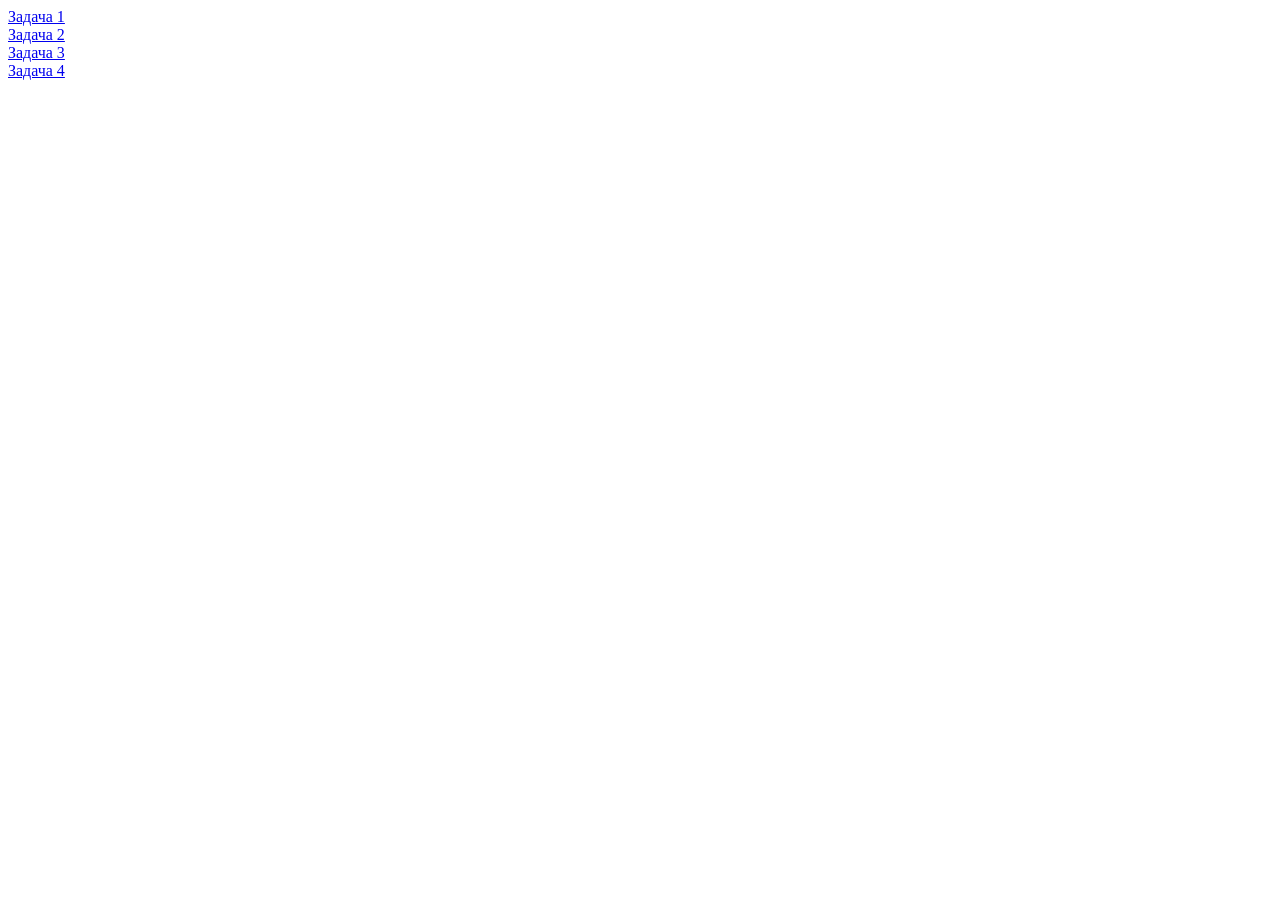
<file: index.html>
<!DOCTYPE html>
<html lang="en">
<head>
    <meta charset="UTF-8">
    <meta name="viewport" content="width=device-width, initial-scale=1.0">
    <title>Document</title>
</head>
<body>
    <div><a href="Задача 1/lb2.1.html">Задача 1</a></div>
    <div><a href="Задача 2/lb2.2.html">Задача 2</a></div>
    <div><a href="Задача 3/1.html">Задача 3</a></div>
    <div><a href="Задача 4/product.html">Задача 4</a></div>
</body>
</html>
</file>
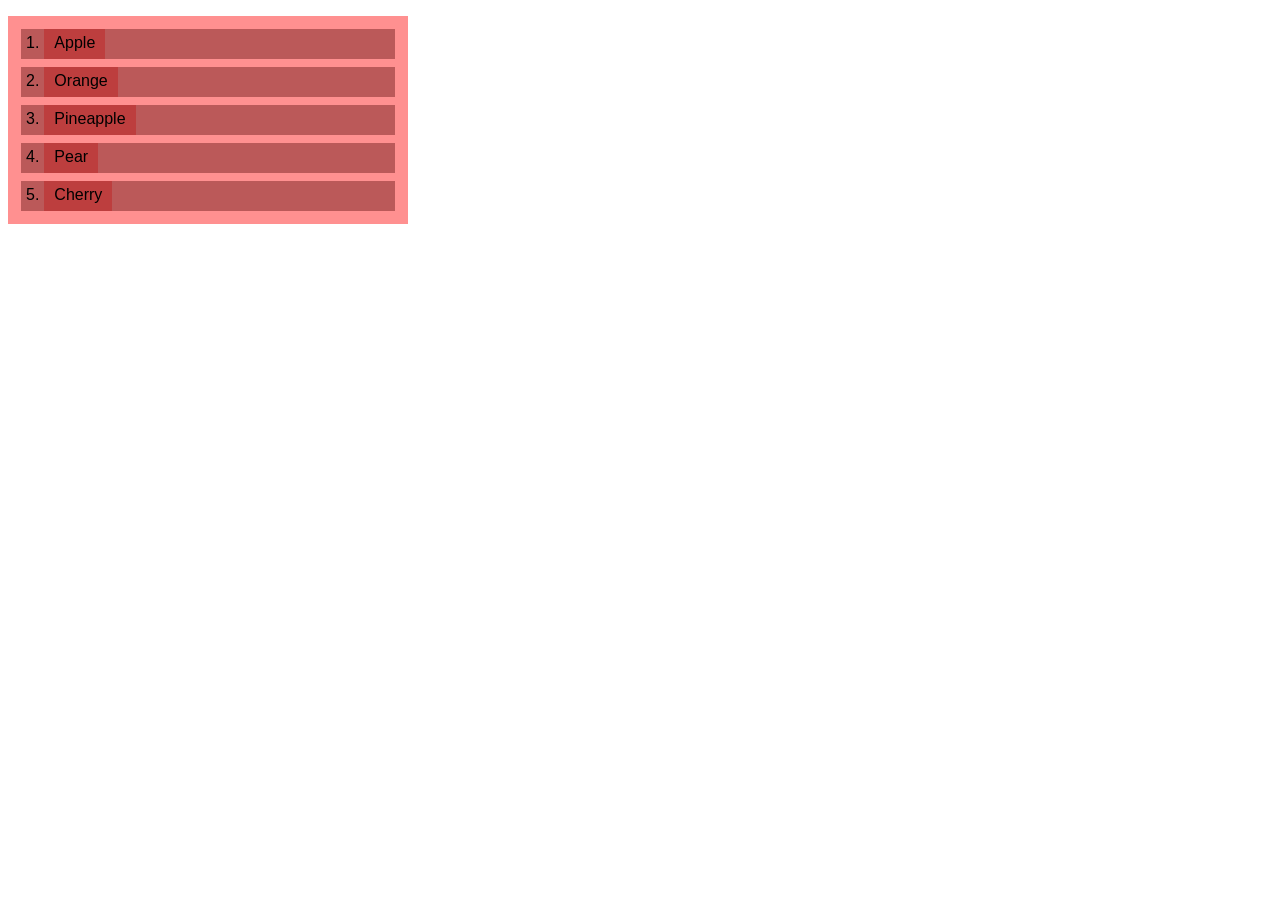
<file: Задача 1/lb2.1.html>
<!DOCTYPE html>
<html lang="ru">
<head>
    <meta charset="UTF-8">
    <meta name="viewport" content="width=device-width, initial-scale=1.0">
    <title>Список фруктов</title>
    <style>
        body {
            max-width: 400px;
            font-family: sans-serif;
        }
        ol{
            padding: 5px;
        }
        .fruit-list {
            background-color: rgb(255, 144, 144); 
            list-style-type: none;
            counter-reset: item;
        }
        .fruit-list li {
            margin: 8px;
            counter-increment: item;
        }

        .fruit-list li.highlight {
            background-color: rgb(187, 89, 89);
        }


        .fruit-list li::before {
            content: counter(item) "."; 
            background-color: rgb(187, 89, 89);
            width: 20px;
            height: 20px;
            padding: 5px;
        }

        .fruit-list li span {
            display: inline-block;
            background-color: rgb(189, 62, 62);
            height: 20px;
            padding: 5px 10px 5px 10px;
        }
    </style>
</head>
<body>
    <ol class="fruit-list">
        <li class="highlight"><span>Apple</span></li>
        <li class="highlight"><span>Orange</span></li>
        <li class="highlight"><span>Pineapple</span></li>
        <li class="highlight"><span>Pear</span></li>
        <li class="highlight"><span>Cherry</span></li>
    </ol>
</body>
</html>
</file>
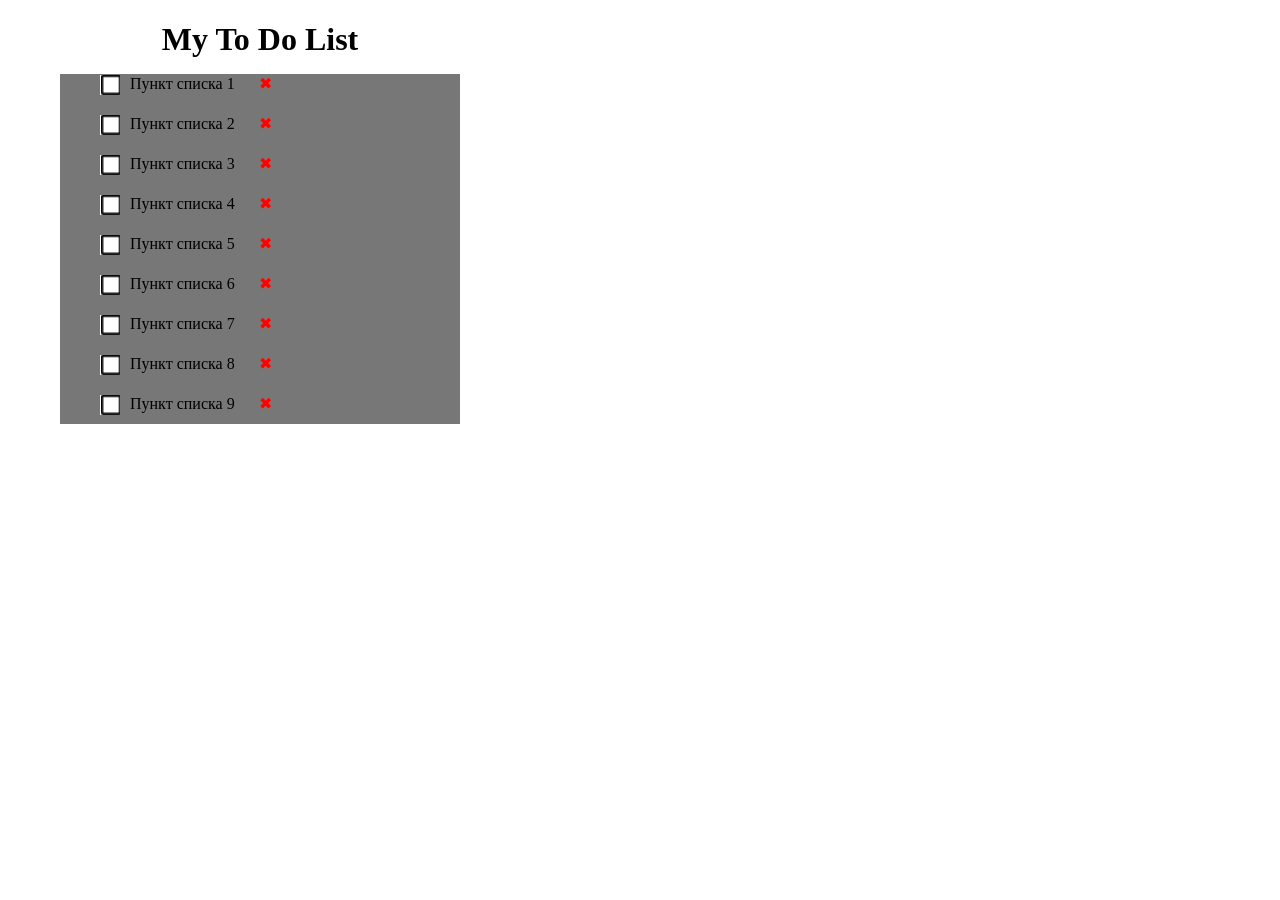
<file: Задача 2/lb2.2.html>
<!DOCTYPE html>
<html lang="en">
<head>
    <meta charset="UTF-8">
    <meta name="viewport" content="width=device-width, initial-scale=1.0">
    <title>Список</title>
    <style>
    *{
        width: 400px;
        margin-left: 20px;
    }
    span{
        color: red;
    }
    h1{
        margin-bottom: 10px;
        text-align: center;
    }
    .list {
        list-style: none;
        padding: 0;
        background-color: #777;
    }
    .list li {
        margin-bottom: 10px;
        height: 30px;
    }
    .list input[type="checkbox"] {
        display: none;
    }
    .list label {
        position: relative;
        padding-left: 30px;
    }
    .list label::before {
        content: "";
        position: absolute;
        left: 0;
        top: 0;
        width: 20px;
        height: 20px;
        background-image: url(img/1.png);
        background-size: cover;
    }
    .list input[type="checkbox"]:checked + label::before {
        background-image: url(img/2.png);
    }

    .list input[type="checkbox"]:checked + label {
        text-decoration: line-through;
        color: #777;
        background-color: aqua;
    }
    </style>
</head>
<body>
    <h1>My To Do List</h1>
    <ul class="list">
        <li>
            <input type="checkbox" id="item1">
            <label for="item1">Пункт списка 1</label> <span>&#10006;</span>
        </li>
        <li>
            <input type="checkbox" id="item2">
            <label for="item2">Пункт списка 2</label> <span>&#10006;</span>
        </li>
        <li>
            <input type="checkbox" id="item3">
            <label for="item3">Пункт списка 3</label> <span>&#10006;</span>
        </li>
        <li>
            <input type="checkbox" id="item4">
            <label for="item4">Пункт списка 4</label> <span>&#10006;</span>
        </li>
        <li>
            <input type="checkbox" id="item5">
            <label for="item5">Пункт списка 5</label> <span>&#10006;</span>
        </li>
        <li>
            <input type="checkbox" id="item6">
            <label for="item6">Пункт списка 6</label> <span>&#10006;</span>
        </li>
        <li>
            <input type="checkbox" id="item7">
            <label for="item7">Пункт списка 7</label> <span>&#10006;</span>
        </li>
        <li>
            <input type="checkbox" id="item8">
            <label for="item8">Пункт списка 8</label> <span>&#10006;</span>
        </li>
        <li>
            <input type="checkbox" id="item9">
            <label for="item9">Пункт списка 9</label> <span>&#10006;</span>
        </li>
    </ul>
</body>
</html>
</file>
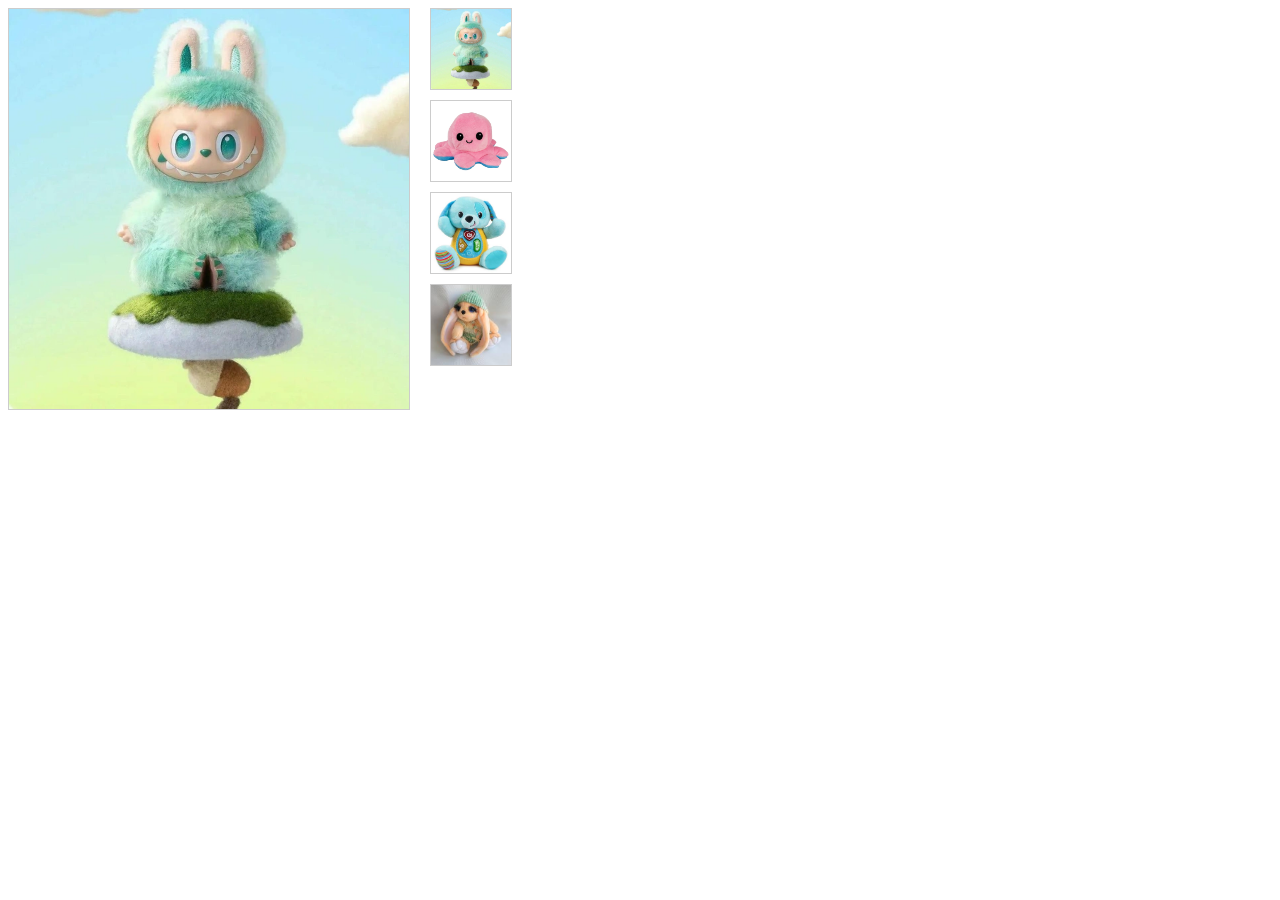
<file: Задача 3/1.html>
<!DOCTYPE html>
<html lang="ru">
<head>
    <meta charset="UTF-8">
    <meta name="viewport" content="width=device-width, initial-scale=1.0">
    <title>Галерея — 1</title>
    <link rel="stylesheet" href="style.css">
</head>
<body>
    <div class="gallery">
        <div class="main-image">
            <img src="img/1.webp" alt="Основное изображение">
        </div>
        <div class="thumbnail-list">
            <a href="1.html"><img src="img/1.webp" alt=""></a>
            <a href="2.html"><img src="img/2.jpg" alt=""></a>
            <a href="3.html"><img src="img/3.jpg" alt=""></a>
            <a href="4.html"><img src="img/4.jpg" alt=""></a>
        </div>
    </div>
</body>
</html>
</file>
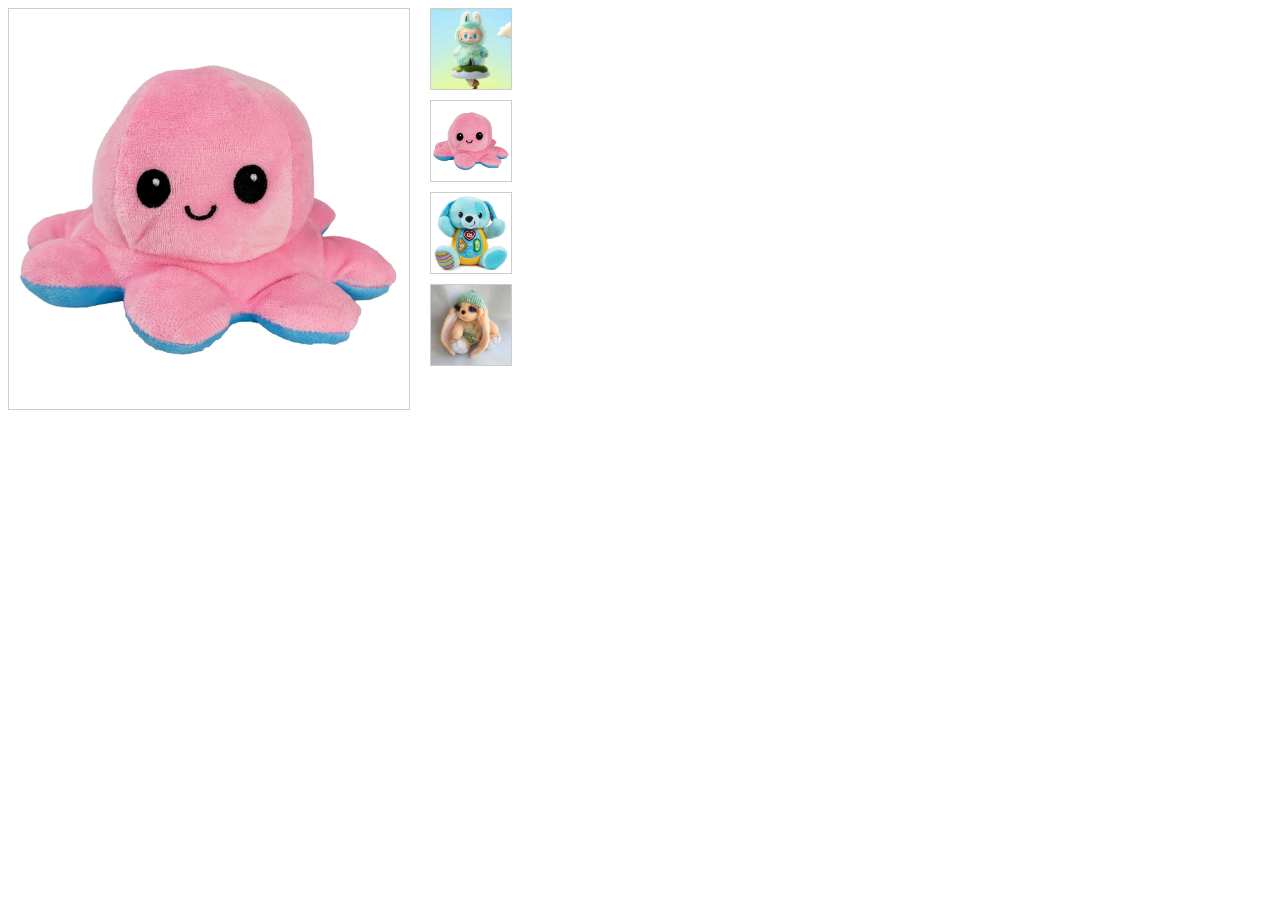
<file: Задача 3/2.html>
<!DOCTYPE html>
<html lang="ru">
<head>
    <meta charset="UTF-8">
    <meta name="viewport" content="width=device-width, initial-scale=1.0">
    <title>Галерея — 2</title>
    <link rel="stylesheet" href="style.css">
</head>
<body>
    <div class="gallery">
        <div class="main-image">
            <img src="img/2.jpg" alt="Основное изображение">
        </div>
        <div class="thumbnail-list">
            <a href="1.html"><img src="img/1.webp" alt=""></a>
            <a href="2.html"><img src="img/2.jpg" alt=""></a>
            <a href="3.html"><img src="img/3.jpg" alt=""></a>
            <a href="4.html"><img src="img/4.jpg" alt=""></a>
        </div>
    </div>
</body>
</html>
</file>
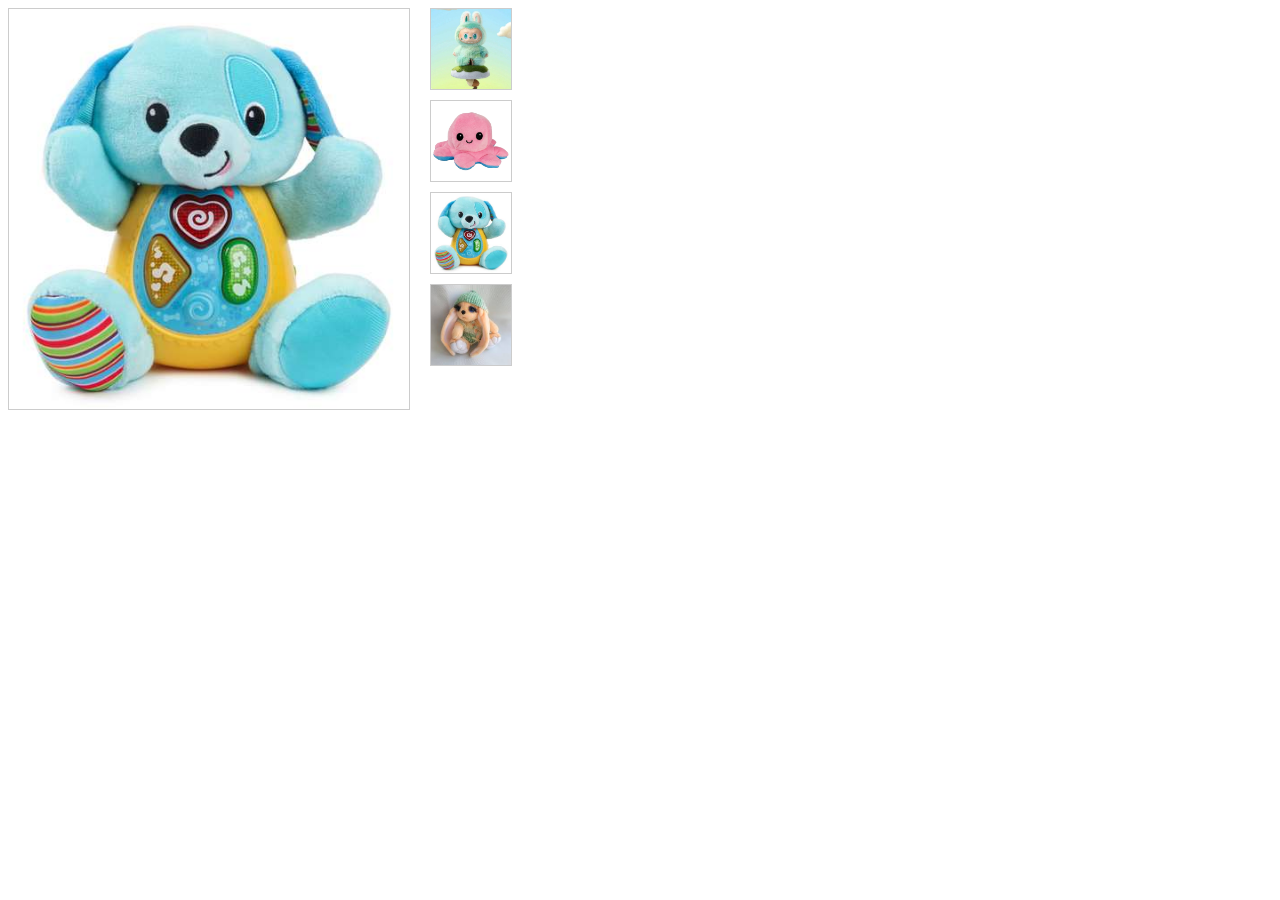
<file: Задача 3/3.html>
<!DOCTYPE html>
<html lang="ru">
<head>
    <meta charset="UTF-8">
    <meta name="viewport" content="width=device-width, initial-scale=1.0">
    <title>Галерея — 3</title>
    <link rel="stylesheet" href="style.css">
</head>
<body>
    <div class="gallery">
        <div class="main-image">
            <img src="img/3.jpg" alt="Основное изображение">
        </div>
        <div class="thumbnail-list">
            <a href="1.html"><img src="img/1.webp" alt=""></a>
            <a href="2.html"><img src="img/2.jpg" alt=""></a>
            <a href="3.html"><img src="img/3.jpg" alt=""></a>
            <a href="4.html"><img src="img/4.jpg" alt=""></a>
        </div>
    </div>
</body>
</html>
</file>
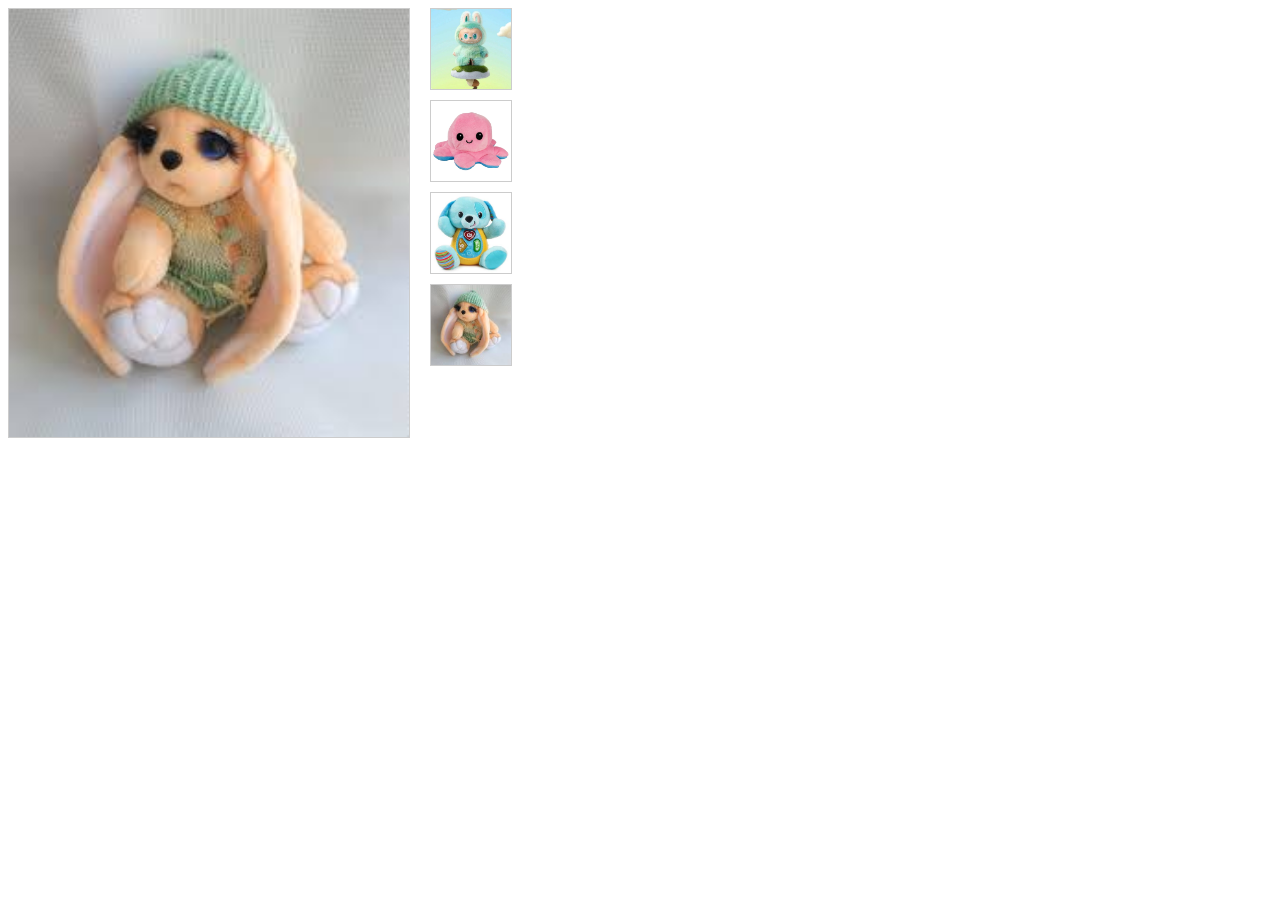
<file: Задача 3/4.html>
<!DOCTYPE html>
<html lang="ru">
<head>
    <meta charset="UTF-8">
    <meta name="viewport" content="width=device-width, initial-scale=1.0">
    <title>Галерея — 4</title>
    <link rel="stylesheet" href="style.css">
</head>
<body>
    <div class="gallery">
        <div class="main-image">
            <img src="img/4.jpg" alt="Основное изображение">
        </div>
        <div class="thumbnail-list">
            <a href="1.html"><img src="img/1.webp" alt=""></a>
            <a href="2.html"><img src="img/2.jpg" alt=""></a>
            <a href="3.html"><img src="img/3.jpg" alt=""></a>
            <a href="4.html"><img src="img/4.jpg" alt=""></a>
        </div>
    </div>
</body>
</html>
</file>
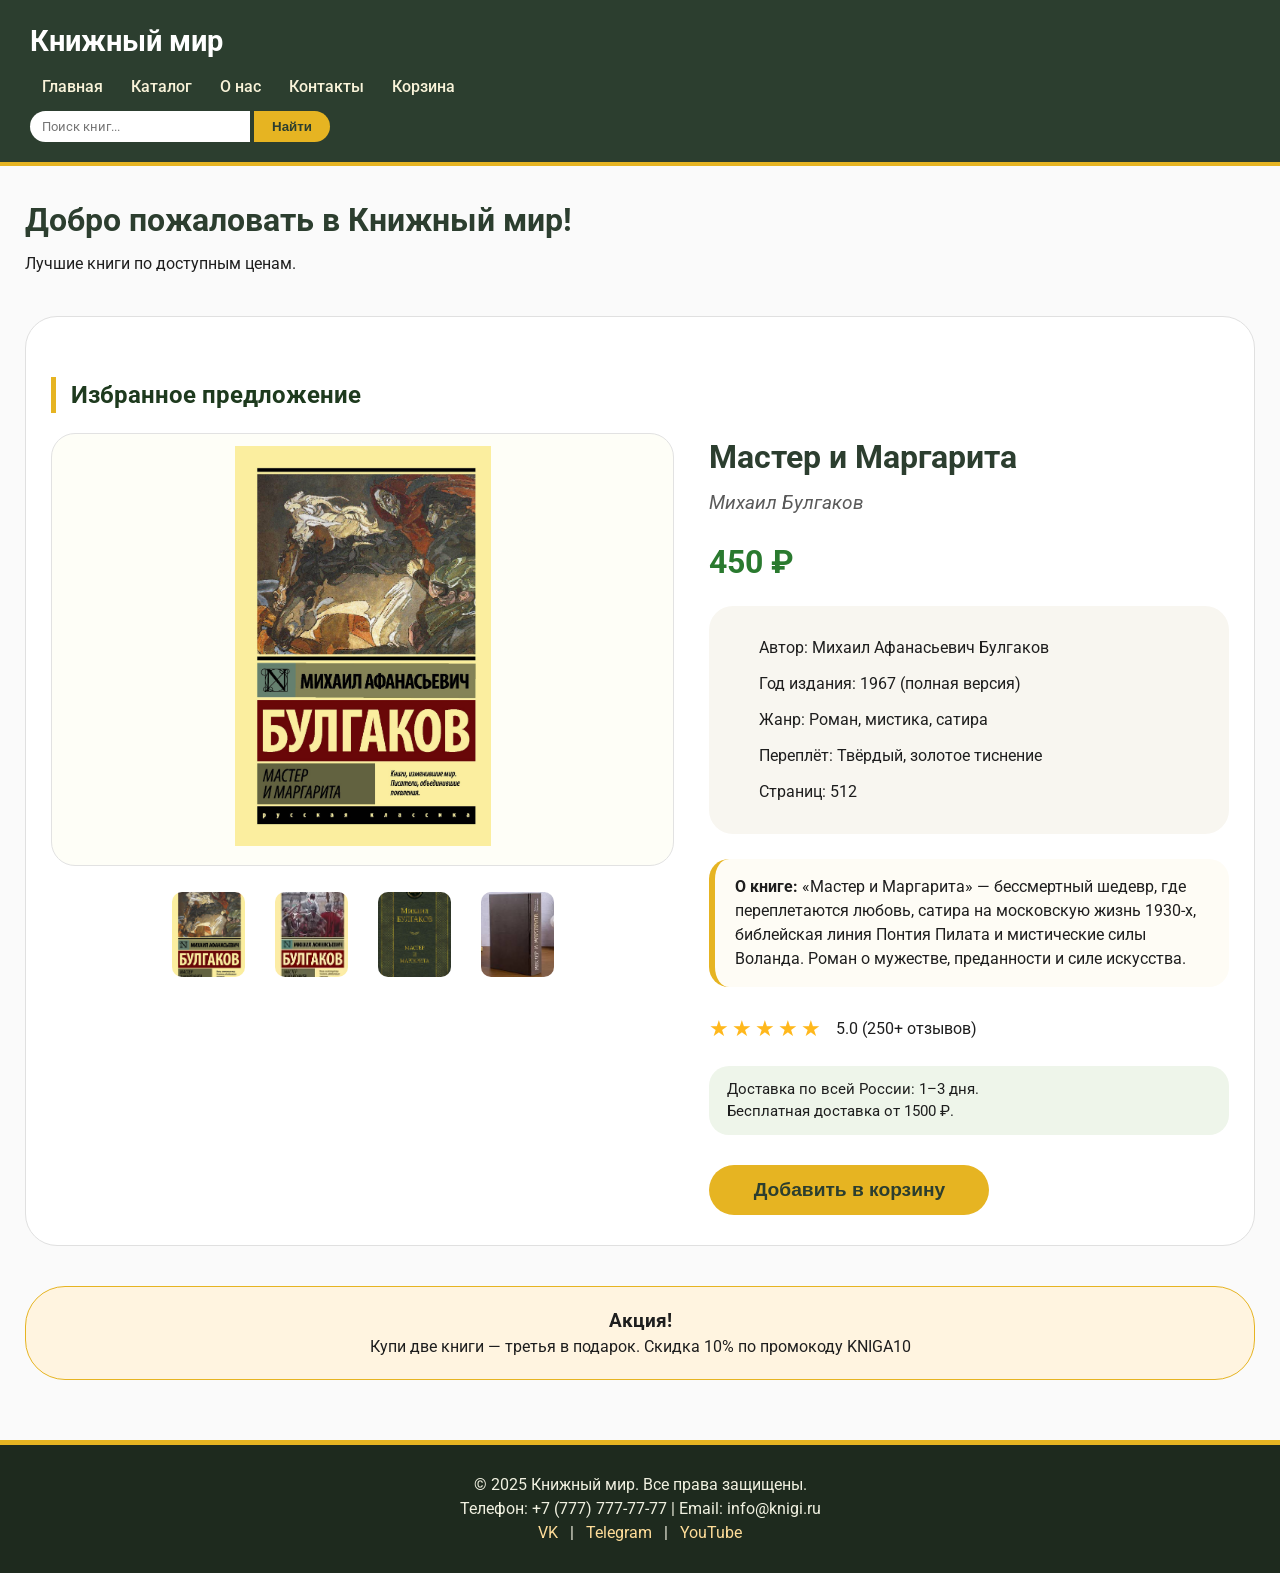
<file: Задача 4/product.html>
<!DOCTYPE html>
<html lang="ru">
<head>
    <meta charset="UTF-8">
    <meta name="viewport" content="width=device-width, initial-scale=1.0">
    <title>Книжный мир — Мастер и Маргарита</title>
    <link href="https://fonts.googleapis.com/css2?family=Roboto:wght@400;500;700&display=swap" rel="stylesheet">
    <link rel="stylesheet" href="style.css">
</head>
<body>
    <header>
        <div class="logo"> Книжный мир</div>
        <nav>
            <a href="product.html">Главная</a>
            <a href="product.html">Каталог</a>
            <a href="product.html">О нас</a>
            <a href="product.html">Контакты</a>
            <a href="product.html">Корзина</a>
        </nav>
        <div class="search-form">
            <form action="#">
                <input type="text" placeholder="Поиск книг...">
                <button type="submit">Найти</button>
            </form>
        </div>
    </header>

    <main>
        <h1>Добро пожаловать в Книжный мир!</h1>
        <p>Лучшие книги по доступным ценам.</p>

        <section class="product-detail-section">
            <h2> Избранное предложение</h2>
            <div class="detail-container">
                <div class="gallery-box">
                    <div class="main-image">
                        <img src="img/1.jpg" alt="Мастер и Маргарита">
                    </div>
                    <div class="thumbnails">
                        <a href="product.html" class="thumb-item">
                            <img src="img/1.jpg" alt="">
                        </a>
                        <a href="product2.html" class="thumb-item">
                            <img src="img/2.webp" alt="">
                        </a>
                        <a href="product3.html" class="thumb-item">
                            <img src="img/3.jpg" alt="">
                        </a>
                        <a href="product4.html" class="thumb-item">
                            <img src="img/4.jpg" alt="">
                        </a>
                    </div>
                </div>
                <div class="product-info">
                    <div class="product-title">Мастер и Маргарита</div>
                    <div class="author">Михаил Булгаков</div>
                    <div class="price-large">450 ₽</div>
                    <ul class="char-list">
                        <li>Автор: Михаил Афанасьевич Булгаков</li>
                        <li>Год издания: 1967 (полная версия)</li>
                        <li>Жанр: Роман, мистика, сатира</li>
                        <li>Переплёт: Твёрдый, золотое тиснение</li>
                        <li>Страниц: 512</li>
                    </ul>
                    <div class="description">
                        <strong> О книге:</strong> «Мастер и Маргарита» — бессмертный шедевр, где переплетаются любовь, сатира на московскую жизнь 1930-х, библейская линия Понтия Пилата и мистические силы Воланда. Роман о мужестве, преданности и силе искусства.
                    </div>
                    <div class="rating">
                        <span class="stars">★★★★★</span>
                        <span>5.0 (250+ отзывов)</span>
                    </div>
                    <div class="delivery-info">
                        Доставка по всей России: 1–3 дня.<br>
                        Бесплатная доставка от 1500 ₽.
                    </div>
                    <button class="add-to-cart-btn"> Добавить в корзину</button>
                </div>
            </div>
        </section>

        <section class="promo">
            <h3>Акция!</h3>
            <p>Купи две книги — третья в подарок. Скидка 10% по промокоду KNIGA10</p>
        </section>
    </main>

    <footer>
        <p>© 2025 Книжный мир. Все права защищены.</p>
        <p>Телефон: +7 (777) 777-77-77 | Email: info@knigi.ru</p>
        <div class="social-links">
            <a href="#">VK</a> | <a href="#">Telegram</a> | <a href="#">YouTube</a>
        </div>
    </footer>
</body>
</html>
</file>
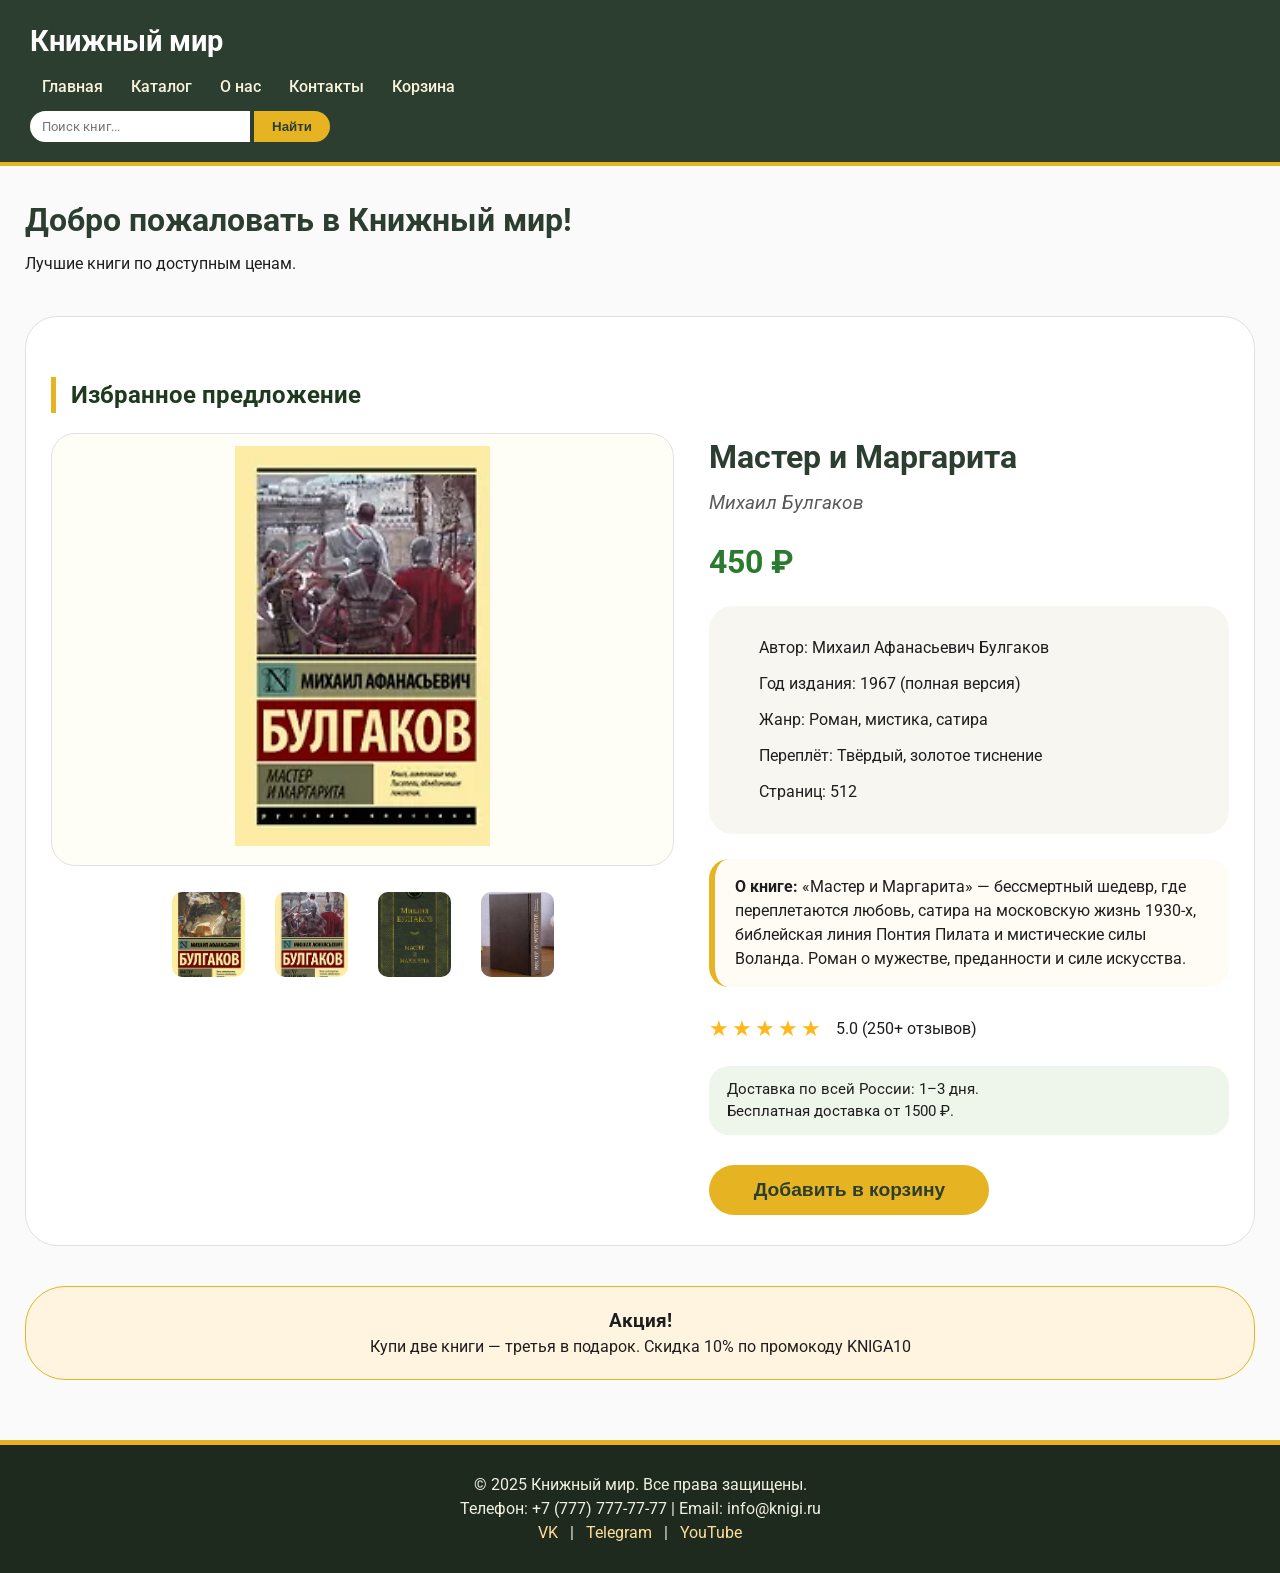
<file: Задача 4/product2.html>
<!DOCTYPE html>
<html lang="ru">
<head>
    <meta charset="UTF-8">
    <meta name="viewport" content="width=device-width, initial-scale=1.0">
    <title>Книжный мир — Мастер и Маргарита</title>
    <link href="https://fonts.googleapis.com/css2?family=Roboto:wght@400;500;700&display=swap" rel="stylesheet">
    <link rel="stylesheet" href="style.css">
</head>
<body>
    <header>
        <div class="logo"> Книжный мир</div>
        <nav>
            <a href="product.html">Главная</a>
            <a href="product.html">Каталог</a>
            <a href="product.html">О нас</a>
            <a href="product.html">Контакты</a>
            <a href="product.html">Корзина</a>
        </nav>
        <div class="search-form">
            <form action="#">
                <input type="text" placeholder="Поиск книг...">
                <button type="submit">Найти</button>
            </form>
        </div>
    </header>

    <main>
        <h1>Добро пожаловать в Книжный мир!</h1>
        <p>Лучшие книги по доступным ценам.</p>

        <section class="product-detail-section">
            <h2> Избранное предложение</h2>
            <div class="detail-container">
                <div class="gallery-box">
                    <div class="main-image">
                        <img src="img/2.webp" alt="Мастер и Маргарита">
                    </div>
                    <div class="thumbnails">
                        <a href="product.html" class="thumb-item">
                            <img src="img/1.jpg" alt="">
                        </a>
                        <a href="product2.html" class="thumb-item">
                            <img src="img/2.webp" alt="">
                        </a>
                        <a href="product3.html" class="thumb-item">
                            <img src="img/3.jpg" alt="">
                        </a>
                        <a href="product4.html" class="thumb-item">
                            <img src="img/4.jpg" alt="">
                        </a>
                    </div>
                </div>
                <div class="product-info">
                    <div class="product-title">Мастер и Маргарита</div>
                    <div class="author">Михаил Булгаков</div>
                    <div class="price-large">450 ₽</div>
                    <ul class="char-list">
                        <li>Автор: Михаил Афанасьевич Булгаков</li>
                        <li>Год издания: 1967 (полная версия)</li>
                        <li>Жанр: Роман, мистика, сатира</li>
                        <li>Переплёт: Твёрдый, золотое тиснение</li>
                        <li>Страниц: 512</li>
                    </ul>
                    <div class="description">
                        <strong> О книге:</strong> «Мастер и Маргарита» — бессмертный шедевр, где переплетаются любовь, сатира на московскую жизнь 1930-х, библейская линия Понтия Пилата и мистические силы Воланда. Роман о мужестве, преданности и силе искусства.
                    </div>
                    <div class="rating">
                        <span class="stars">★★★★★</span>
                        <span>5.0 (250+ отзывов)</span>
                    </div>
                    <div class="delivery-info">
                        Доставка по всей России: 1–3 дня.<br>
                        Бесплатная доставка от 1500 ₽.
                    </div>
                    <button class="add-to-cart-btn"> Добавить в корзину</button>
                </div>
            </div>
        </section>

        <section class="promo">
            <h3>Акция!</h3>
            <p>Купи две книги — третья в подарок. Скидка 10% по промокоду KNIGA10</p>
        </section>
    </main>

    <footer>
        <p>© 2025 Книжный мир. Все права защищены.</p>
        <p>Телефон: +7 (777) 777-77-77 | Email: info@knigi.ru</p>
        <div class="social-links">
            <a href="#">VK</a> | <a href="#">Telegram</a> | <a href="#">YouTube</a>
        </div>
    </footer>
</body>
</html>
</file>
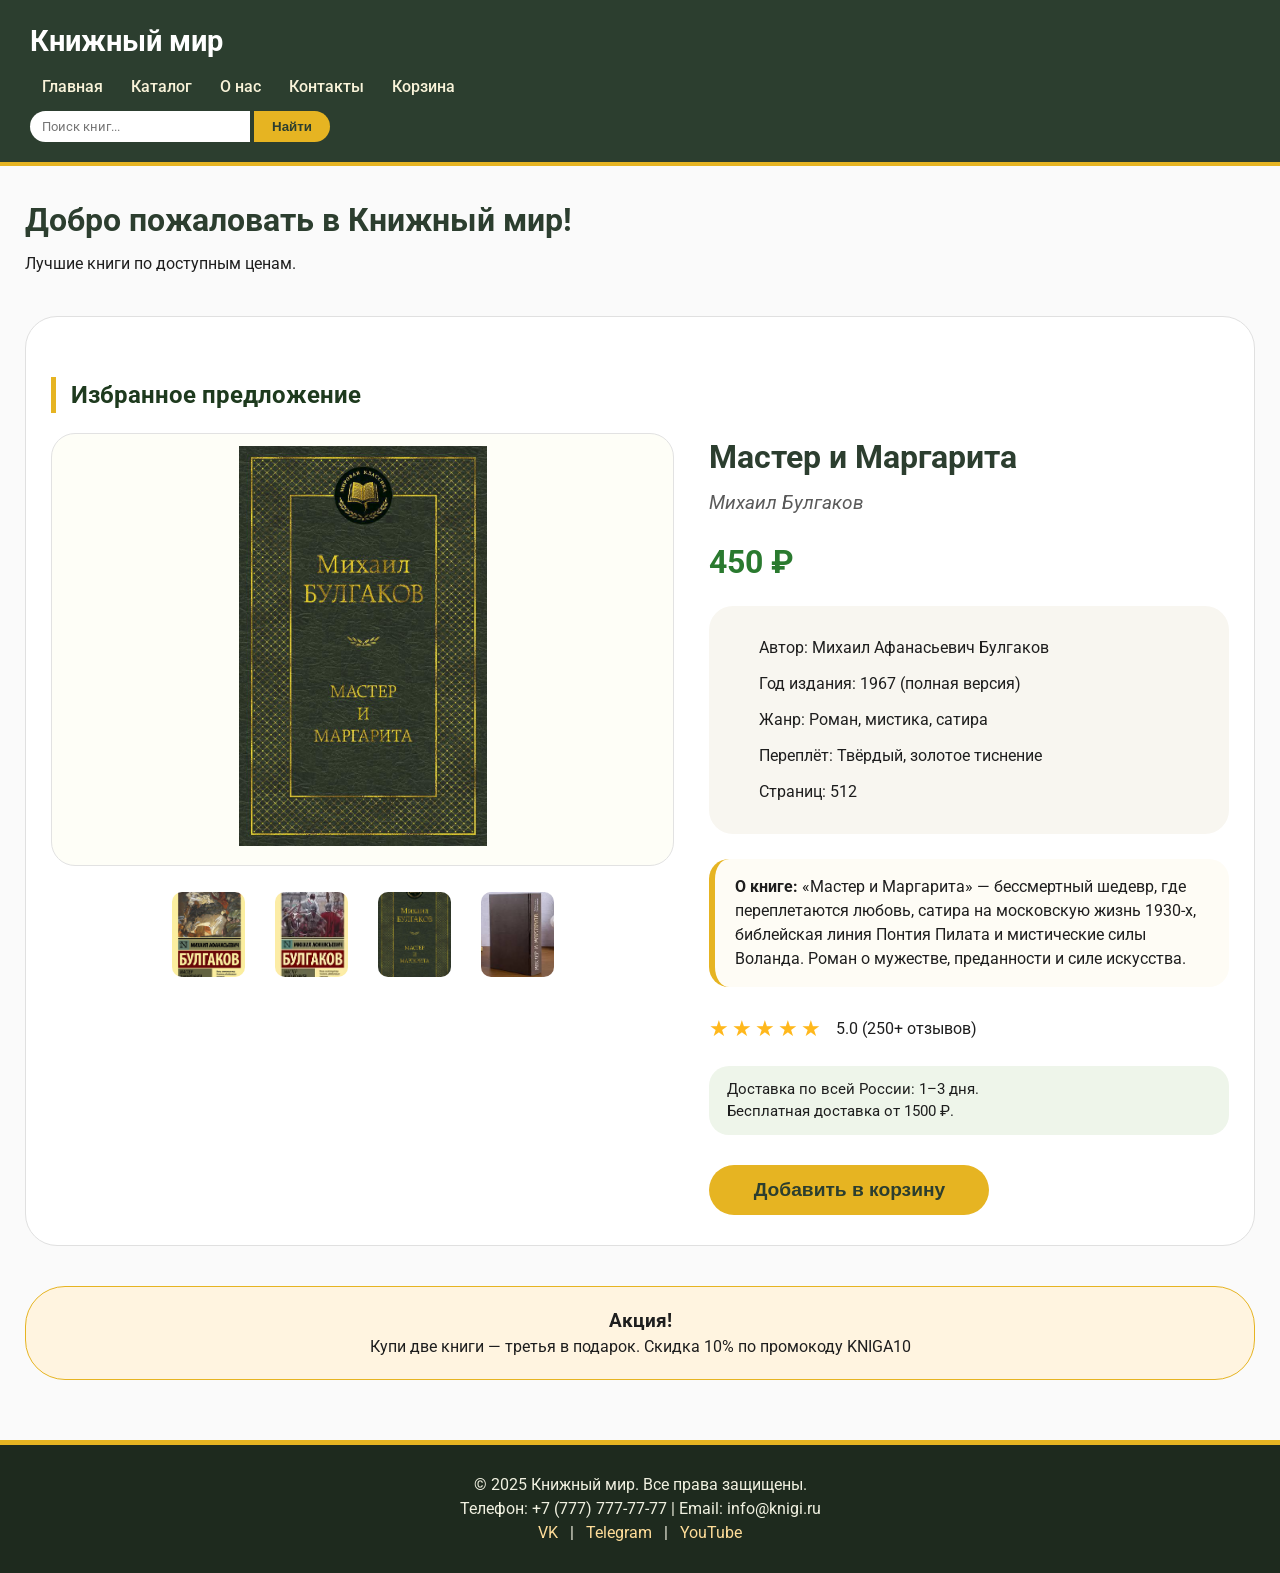
<file: Задача 4/product3.html>
<!DOCTYPE html>
<html lang="ru">
<head>
    <meta charset="UTF-8">
    <meta name="viewport" content="width=device-width, initial-scale=1.0">
    <title>Книжный мир — Мастер и Маргарита</title>
    <link href="https://fonts.googleapis.com/css2?family=Roboto:wght@400;500;700&display=swap" rel="stylesheet">
    <link rel="stylesheet" href="style.css">
</head>
<body>
    <header>
        <div class="logo"> Книжный мир</div>
        <nav>
            <a href="product.html">Главная</a>
            <a href="product.html">Каталог</a>
            <a href="product.html">О нас</a>
            <a href="product.html">Контакты</a>
            <a href="product.html">Корзина</a>
        </nav>
        <div class="search-form">
            <form action="#">
                <input type="text" placeholder="Поиск книг...">
                <button type="submit">Найти</button>
            </form>
        </div>
    </header>

    <main>
        <h1>Добро пожаловать в Книжный мир!</h1>
        <p>Лучшие книги по доступным ценам.</p>

        <section class="product-detail-section">
            <h2> Избранное предложение</h2>
            <div class="detail-container">
                <div class="gallery-box">
                    <div class="main-image">
                        <img src="img/3.jpg" alt="Мастер и Маргарита">
                    </div>
                    <div class="thumbnails">
                        <a href="product.html" class="thumb-item">
                            <img src="img/1.jpg" alt="">
                        </a>
                        <a href="product2.html" class="thumb-item">
                            <img src="img/2.webp" alt="">
                        </a>
                        <a href="product3.html" class="thumb-item">
                            <img src="img/3.jpg" alt="">
                        </a>
                        <a href="product4.html" class="thumb-item">
                            <img src="img/4.jpg" alt="">
                        </a>
                    </div>
                </div>
                <div class="product-info">
                    <div class="product-title">Мастер и Маргарита</div>
                    <div class="author">Михаил Булгаков</div>
                    <div class="price-large">450 ₽</div>
                    <ul class="char-list">
                        <li>Автор: Михаил Афанасьевич Булгаков</li>
                        <li>Год издания: 1967 (полная версия)</li>
                        <li>Жанр: Роман, мистика, сатира</li>
                        <li>Переплёт: Твёрдый, золотое тиснение</li>
                        <li>Страниц: 512</li>
                    </ul>
                    <div class="description">
                        <strong> О книге:</strong> «Мастер и Маргарита» — бессмертный шедевр, где переплетаются любовь, сатира на московскую жизнь 1930-х, библейская линия Понтия Пилата и мистические силы Воланда. Роман о мужестве, преданности и силе искусства.
                    </div>
                    <div class="rating">
                        <span class="stars">★★★★★</span>
                        <span>5.0 (250+ отзывов)</span>
                    </div>
                    <div class="delivery-info">
                        Доставка по всей России: 1–3 дня.<br>
                        Бесплатная доставка от 1500 ₽.
                    </div>
                    <button class="add-to-cart-btn"> Добавить в корзину</button>
                </div>
            </div>
        </section>

        <section class="promo">
            <h3>Акция!</h3>
            <p>Купи две книги — третья в подарок. Скидка 10% по промокоду KNIGA10</p>
        </section>
    </main>

    <footer>
        <p>© 2025 Книжный мир. Все права защищены.</p>
        <p>Телефон: +7 (777) 777-77-77 | Email: info@knigi.ru</p>
        <div class="social-links">
            <a href="#">VK</a> | <a href="#">Telegram</a> | <a href="#">YouTube</a>
        </div>
    </footer>
</body>
</html>
</file>
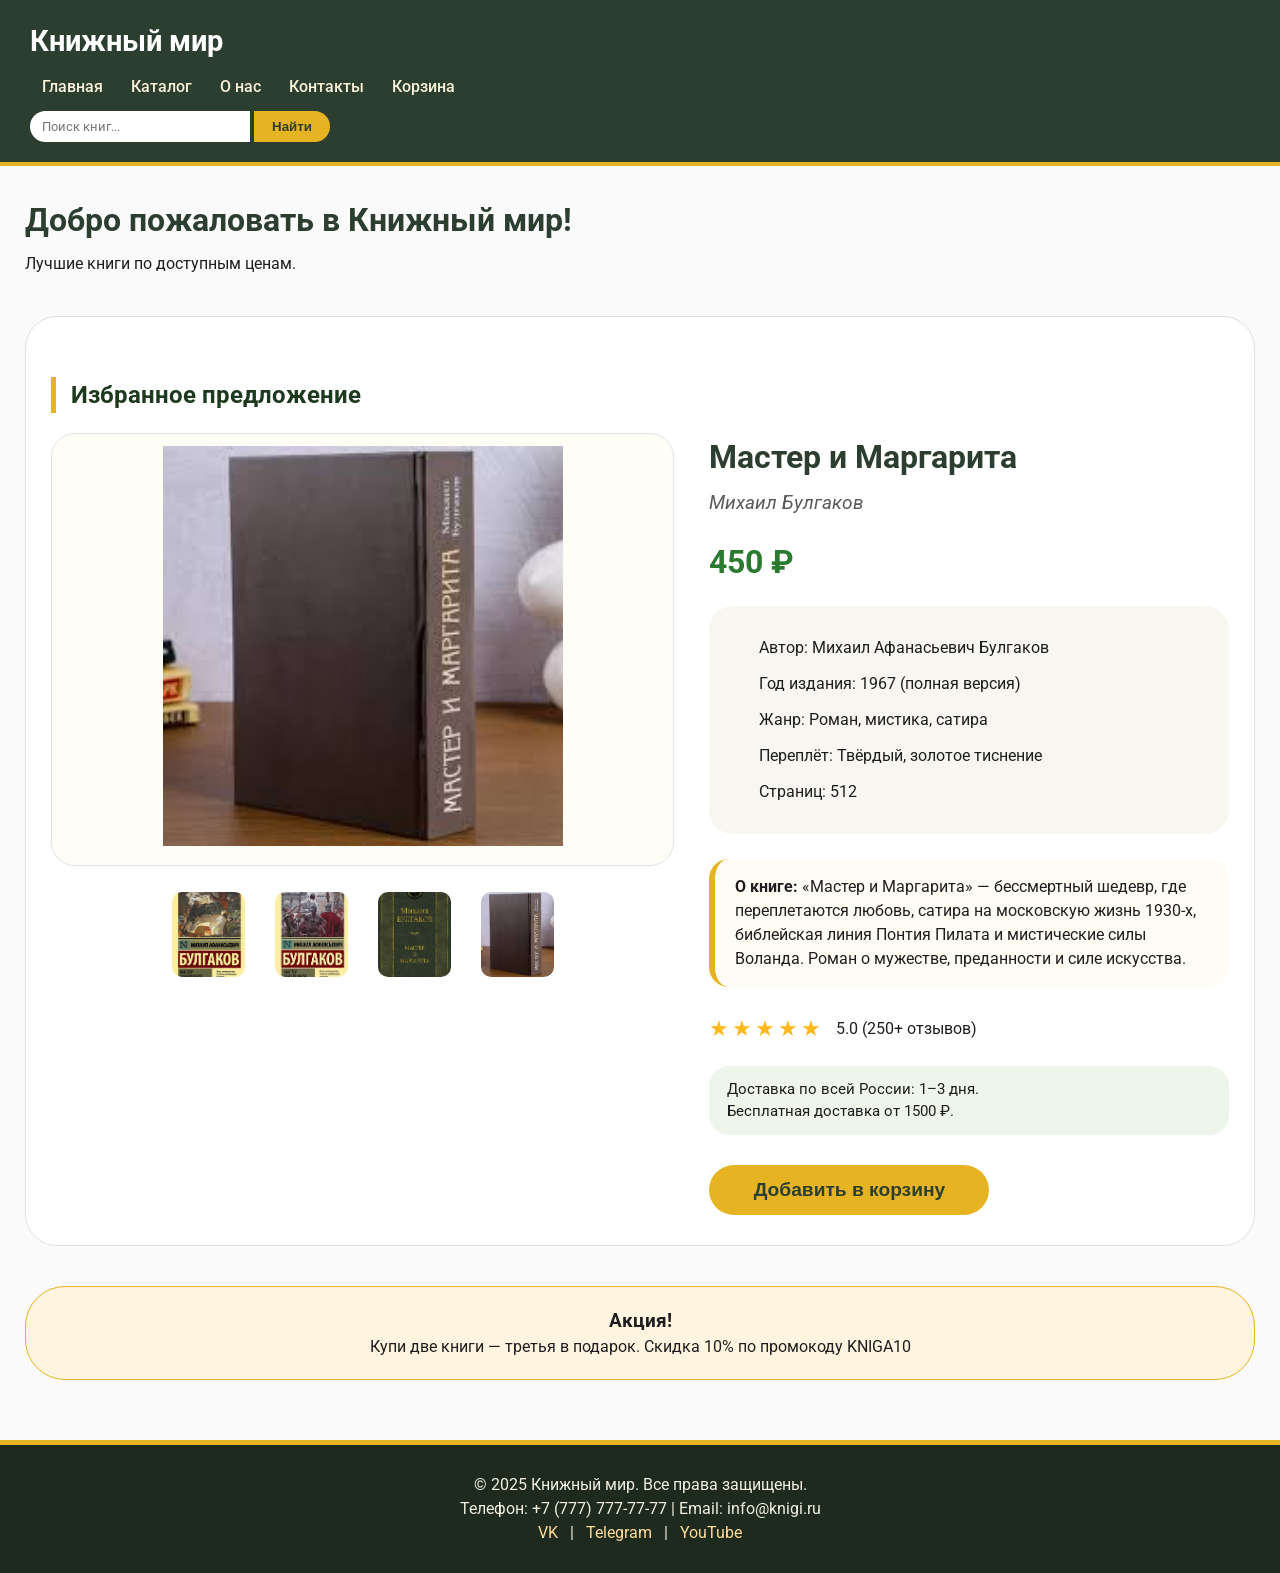
<file: Задача 4/product4.html>
<!DOCTYPE html>
<html lang="ru">
<head>
    <meta charset="UTF-8">
    <meta name="viewport" content="width=device-width, initial-scale=1.0">
    <title>Книжный мир — Мастер и Маргарита</title>
    <link href="https://fonts.googleapis.com/css2?family=Roboto:wght@400;500;700&display=swap" rel="stylesheet">
    <link rel="stylesheet" href="style.css">
</head>
<body>
    <header>
        <div class="logo"> Книжный мир</div>
        <nav>
            <a href="product.html">Главная</a>
            <a href="product.html">Каталог</a>
            <a href="product.html">О нас</a>
            <a href="product.html">Контакты</a>
            <a href="product.html">Корзина</a>
        </nav>
        <div class="search-form">
            <form action="#">
                <input type="text" placeholder="Поиск книг...">
                <button type="submit">Найти</button>
            </form>
        </div>
    </header>

    <main>
        <h1>Добро пожаловать в Книжный мир!</h1>
        <p>Лучшие книги по доступным ценам.</p>

        <section class="product-detail-section">
            <h2> Избранное предложение</h2>
            <div class="detail-container">
                <div class="gallery-box">
                    <div class="main-image">
                        <img src="img/4.jpg" alt="Мастер и Маргарита">
                    </div>
                    <div class="thumbnails">
                        <a href="product.html" class="thumb-item">
                            <img src="img/1.jpg" alt="">
                        </a>
                        <a href="product2.html" class="thumb-item">
                            <img src="img/2.webp" alt="">
                        </a>
                        <a href="product3.html" class="thumb-item">
                            <img src="img/3.jpg" alt="">
                        </a>
                        <a href="product4.html" class="thumb-item">
                            <img src="img/4.jpg" alt="">
                        </a>
                    </div>
                </div>
                <div class="product-info">
                    <div class="product-title">Мастер и Маргарита</div>
                    <div class="author">Михаил Булгаков</div>
                    <div class="price-large">450 ₽</div>
                    <ul class="char-list">
                        <li>Автор: Михаил Афанасьевич Булгаков</li>
                        <li>Год издания: 1967 (полная версия)</li>
                        <li>Жанр: Роман, мистика, сатира</li>
                        <li>Переплёт: Твёрдый, золотое тиснение</li>
                        <li>Страниц: 512</li>
                    </ul>
                    <div class="description">
                        <strong> О книге:</strong> «Мастер и Маргарита» — бессмертный шедевр, где переплетаются любовь, сатира на московскую жизнь 1930-х, библейская линия Понтия Пилата и мистические силы Воланда. Роман о мужестве, преданности и силе искусства.
                    </div>
                    <div class="rating">
                        <span class="stars">★★★★★</span>
                        <span>5.0 (250+ отзывов)</span>
                    </div>
                    <div class="delivery-info">
                        Доставка по всей России: 1–3 дня.<br>
                        Бесплатная доставка от 1500 ₽.
                    </div>
                    <button class="add-to-cart-btn"> Добавить в корзину</button>
                </div>
            </div>
        </section>

        <section class="promo">
            <h3>Акция!</h3>
            <p>Купи две книги — третья в подарок. Скидка 10% по промокоду KNIGA10</p>
        </section>
    </main>

    <footer>
        <p>© 2025 Книжный мир. Все права защищены.</p>
        <p>Телефон: +7 (777) 777-77-77 | Email: info@knigi.ru</p>
        <div class="social-links">
            <a href="#">VK</a> | <a href="#">Telegram</a> | <a href="#">YouTube</a>
        </div>
    </footer>
</body>
</html>
</file>
<file: Задача 3/style.css>
.gallery {
            display: flex;
            gap: 20px;
            flex-wrap: wrap;
        }
        .main-image img {
            width: 400px;
            max-width: 100%;
            height: auto;
            border: 1px solid #ccc;
        }
        .thumbnail-list {
            display: flex;
            flex-direction: column;
            gap: 10px;
        }
        .thumbnail-list a {
            display: block;
            border: 1px solid #ccc;
            line-height: 0;
        }
        .thumbnail-list img {
            width: 80px;
            height: 80px;
            object-fit: cover;
        }
</file>
<file: Задача 4/style.css>
* {
    margin: 0;
    padding: 0;
    box-sizing: border-box;
}

body {
    font-family: 'Roboto', Arial, sans-serif;
    background: #fafafa;
    color: #1e1e1e;
    line-height: 1.5;
}

header {
    background: #2c3e2f;
    color: white;
    padding: 20px 30px;
    border-bottom: 4px solid #e6b422;
}

.logo {
    font-size: 1.8rem;
    font-weight: 700;
    margin-bottom: 12px;
}

nav a {
    color: #f9f3d9;
    text-decoration: none;
    margin: 0 12px;
    font-weight: 500;
    transition: 0.2s;
    padding: 6px 0;
    border-bottom: 2px solid transparent;
}

nav a:hover {
    color: #ffdd88;
    border-bottom-color: #ffdd88;
}

.search-form {
    margin-top: 12px;
}

.search-form input {
    padding: 8px 12px;
    border: none;
    border-radius: 30px 0 0 30px;
    width: 220px;
    font-family: inherit;
}

.search-form button {
    padding: 8px 18px;
    background-color: #e6b422;
    color: #2c3e2f;
    border: none;
    border-radius: 0 30px 30px 0;
    font-weight: bold;
    cursor: pointer;
    transition: 0.2s;
}

.search-form button:hover {
    background-color: #ffcd4a;
}

main {
    max-width: 1280px;
    margin: 30px auto;
    padding: 0 25px;
}

h1 {
    color: #2c3e2f;
    margin-bottom: 8px;
}

h2 {
    border-left: 5px solid #e6b422;
    padding-left: 15px;
    margin: 30px 0 20px;
    color: #1e3a1e;
}

.book-card {
    border: 1px solid #ddd;
    border-radius: 16px;
    padding: 15px 12px;
    max-width: 280px;
    text-align: center;
    background: white;
    transition: 0.2s;
    text-decoration: none;
    color: inherit;
    display: block;
    margin: 0 auto;
}

.book-card:hover {
    transform: translateY(-4px);
    box-shadow: 0 12px 20px rgba(0,0,0,0.1);
    border-color: #e6b422;
}

.book-card img {
    width: 100%;
    height: 180px;
    object-fit: cover;
    border-radius: 12px;
    margin-bottom: 10px;
}

.price {
    font-weight: bold;
    color: #2a7a2f;
    margin: 8px 0;
    font-size: 1.2rem;
}

button {
    background: #2c3e2f;
    color: white;
    border: none;
    padding: 8px 16px;
    border-radius: 40px;
    cursor: pointer;
    font-weight: 500;
    transition: 0.2s;
}

button:hover {
    background: #3f5a3f;
}

.promo {
    background: #fff4e0;
    padding: 20px;
    margin: 40px 0 30px;
    text-align: center;
    border: 1px solid #e6b422;
    border-radius: 40px;
}

.product-detail-section {
    background: white;
    border-radius: 32px;
    padding: 30px 25px;
    margin: 40px 0 20px;
    border: 1px solid #e0e0e0;
}

.detail-container {
    display: flex;
    flex-wrap: wrap;
    gap: 35px;
}

.gallery-box {
    flex: 1.2;
    min-width: 280px;
}

.main-image {
    border: 1px solid #e2e2e2;
    border-radius: 24px;
    padding: 12px;
    background: #fefef7;
    margin-bottom: 20px;
    text-align: center;
}

.main-image img {
    width: 100%;
    max-height: 400px;
    object-fit: contain;
    border-radius: 16px;
}

.thumbnails {
    display: flex;
    gap: 18px;
    flex-wrap: wrap;
    justify-content: center;
}

.thumb-item {
    width: 85px;
    display: block;
    border: 2px solid transparent;
    border-radius: 12px;
    transition: 0.2s;
    background: #fff;
    padding: 4px;
    text-decoration: none;
}

.thumb-item img {
    width: 100%;
    height: 85px;
    object-fit: cover;
    border-radius: 10px;
    display: block;
}

.thumb-item:hover {
    border-color: #e6b422;
    transform: scale(1.03);
}

.product-info {
    flex: 1;
    min-width: 280px;
}

.product-title {
    font-size: 2rem;
    font-weight: 700;
    color: #2c3e2f;
    margin-bottom: 8px;
}

.author {
    font-size: 1.2rem;
    color: #5a5a5a;
    margin-bottom: 20px;
    font-style: italic;
}

.price-large {
    font-size: 2rem;
    font-weight: bold;
    color: #2a7a2f;
    margin: 15px 0;
}

.char-list {
    background: #f8f6f0;
    padding: 18px 22px;
    border-radius: 24px;
    margin: 20px 0;
    list-style: none;
}

.char-list li {
    margin: 12px 0;
    padding-left: 28px;
    position: relative;
}


.description {
    margin: 25px 0;
    background: #fefcf5;
    padding: 16px 20px;
    border-radius: 20px;
    border-left: 6px solid #e6b422;
}

.rating {
    display: flex;
    align-items: center;
    gap: 12px;
    margin: 20px 0;
}

.stars {
    color: #ffb81c;
    font-size: 1.4rem;
    letter-spacing: 3px;
}

.delivery-info {
    background: #eef5ea;
    border-radius: 20px;
    padding: 12px 18px;
    margin: 20px 0;
    font-size: 0.95rem;
}

.add-to-cart-btn {
    background: #e6b422;
    color: #2c3e2f;
    font-size: 1.2rem;
    font-weight: bold;
    padding: 14px 28px;
    border-radius: 50px;
    width: 100%;
    max-width: 280px;
    margin-top: 10px;
    border: none;
    cursor: pointer;
}

footer {
    background: #1e2a1e;
    color: #f0f0e0;
    text-align: center;
    padding: 28px 20px;
    margin-top: 60px;
    border-top: 5px solid #e6b422;
}

.social-links a {
    color: #ffdd99;
    margin: 0 8px;
    text-decoration: none;
    transition: 0.2s;
}

.social-links a:hover {
    color: #ffb347;
}
</file>
